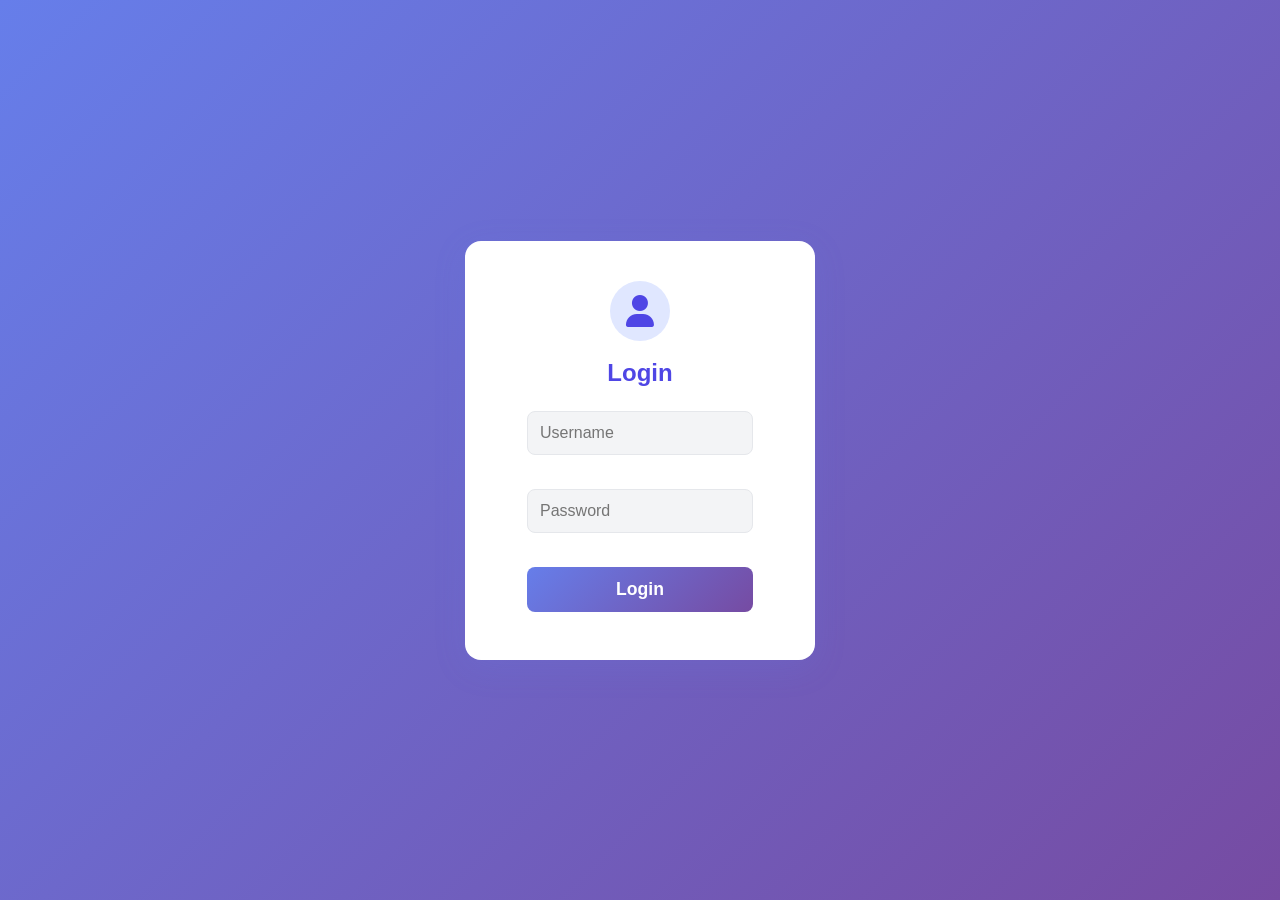
<file: login.html>
<!DOCTYPE html>
<html lang="en">
<head>
    <meta charset="UTF-8">
    <meta name="viewport" content="width=device-width, initial-scale=1.0">
    <title>Login | Modern Budget Tracker</title>
    <link rel="stylesheet" href="styles.css">
    <link href="https://cdnjs.cloudflare.com/ajax/libs/font-awesome/6.0.0/css/all.min.css" rel="stylesheet">
    <style>
        body { display: flex; align-items: center; justify-content: center; min-height: 100vh; background: linear-gradient(135deg, #667eea 0%, #764ba2 100%); }
        .login-container {
            background: #fff;
            padding: 40px 30px;
            border-radius: 16px;
            box-shadow: 0 8px 32px rgba(102, 126, 234, 0.15);
            max-width: 350px;
            width: 100%;
            text-align: center;
        }
        .login-container h2 {
            margin-bottom: 24px;
            color: #4f46e5;
        }
        .login-form {
            display: flex;
            flex-direction: column;
            gap: 18px;
        }
        .login-form input {
            padding: 12px;
            border-radius: 8px;
            border: 1px solid #e5e7eb;
            font-size: 1rem;
        }
        .login-btn {
            background: linear-gradient(135deg, #667eea, #764ba2);
            color: #fff;
            border: none;
            border-radius: 8px;
            padding: 12px;
            font-size: 1.1rem;
            font-weight: 600;
            cursor: pointer;
            transition: background 0.2s;
        }
        .login-btn:hover {
            background: linear-gradient(135deg, #764ba2, #667eea);
        }
        .login-avatar {
            width: 60px;
            height: 60px;
            border-radius: 50%;
            background: #e0e7ff;
            display: flex;
            align-items: center;
            justify-content: center;
            margin: 0 auto 18px auto;
            font-size: 2rem;
            color: #4f46e5;
        }
    </style>
</head>
<body>
    <div class="login-container">
        <div class="login-avatar"><i class="fas fa-user"></i></div>
        <h2>Login</h2>
        <form class="login-form" id="login-form">
            <input type="text" id="username" placeholder="Username" required>
            <input type="password" id="password" placeholder="Password" required>
            <button type="submit" class="login-btn">Login</button>
        </form>
    </div>
    <script>
        document.getElementById('login-form').addEventListener('submit', function(e) {
            e.preventDefault();
            const username = document.getElementById('username').value.trim();
            const password = document.getElementById('password').value.trim();
            if (!username || !password) return;
            // Save user info in localStorage (for demo, no real auth)
            localStorage.setItem('budget-user', JSON.stringify({ username }));
            window.location.href = 'dashboard.html';
        });
    </script>
</body>
</html>
</file>
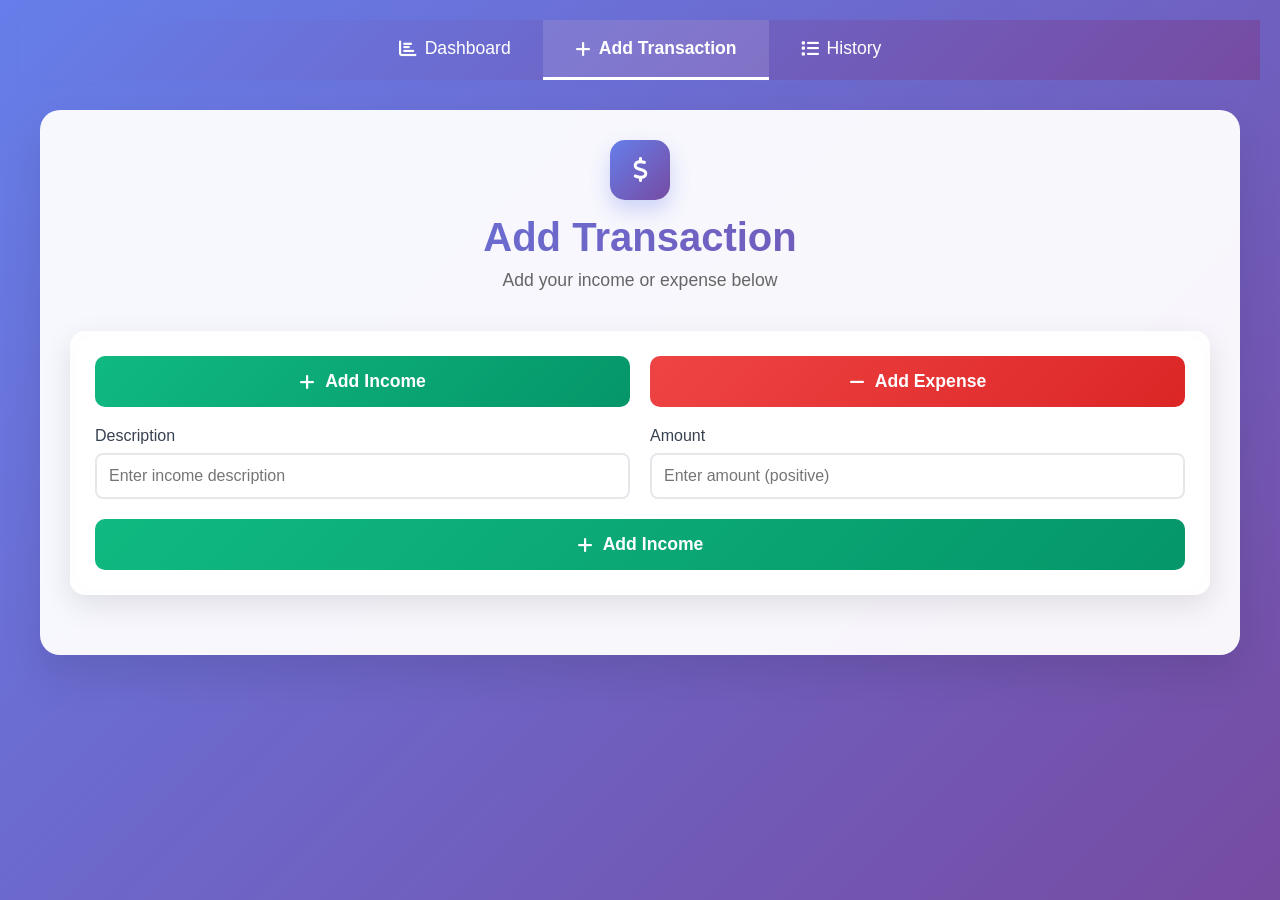
<file: budget-tracker/add.html>
<!DOCTYPE html>
<html lang="en">
<head>
    <meta charset="UTF-8">
    <meta name="viewport" content="width=device-width, initial-scale=1.0">
    <title>Add Transaction | Modern Budget Tracker</title>
    <link rel="stylesheet" href="styles.css">
    <link href="https://cdnjs.cloudflare.com/ajax/libs/font-awesome/6.0.0/css/all.min.css" rel="stylesheet">
</head>
<body>
    <nav class="navbar">
        <a href="dashboard.html" class="nav-link"><i class="fas fa-chart-bar"></i> Dashboard</a>
        <a href="add.html" class="nav-link active"><i class="fas fa-plus"></i> Add Transaction</a>
        <a href="history.html" class="nav-link"><i class="fas fa-list"></i> History</a>
    </nav>
    <div class="container">
        <div class="header">
            <div class="header-icon">
                <i class="fas fa-dollar-sign"></i>
            </div>
            <h1>Add Transaction</h1>
            <p class="subtitle">Add your income or expense below</p>
        </div>
        <div class="form-section">
            <div class="form-toggle-buttons">
                <button id="income-btn" class="add-btn income-toggle" type="button">
                    <i class="fas fa-plus"></i> Add Income
                </button>
                <button id="expense-btn" class="add-btn expense-toggle" type="button">
                    <i class="fas fa-minus"></i> Add Expense
                </button>
            </div>
            <form id="income-form" class="transaction-form" style="display:none;">
                <div class="form-grid">
                    <div class="form-group">
                        <label for="income-text">Description</label>
                        <input type="text" id="income-text" placeholder="Enter income description" required>
                    </div>
                    <div class="form-group">
                        <label for="income-amount">Amount</label>
                        <input type="number" id="income-amount" step="0.01" min="0.01" placeholder="Enter amount (positive)" required>
                    </div>
                </div>
                <button type="submit" class="add-btn income-btn">
                    <i class="fas fa-plus"></i> Add Income
                </button>
            </form>
            <form id="expense-form" class="transaction-form" style="display:none;">
                <div class="form-grid">
                    <div class="form-group">
                        <label for="expense-text">Description</label>
                        <input type="text" id="expense-text" placeholder="Enter expense description" required>
                    </div>
                    <div class="form-group">
                        <label for="expense-amount">Amount</label>
                        <input type="number" id="expense-amount" step="0.01" min="0.01" placeholder="Enter amount (positive)" required>
                    </div>
                </div>
                <button type="submit" class="add-btn expense-btn">
                    <i class="fas fa-minus"></i> Add Expense
                </button>
            </form>
        </div>
    </div>
    <script src="add.js"></script>
</body>
</html>
</file>
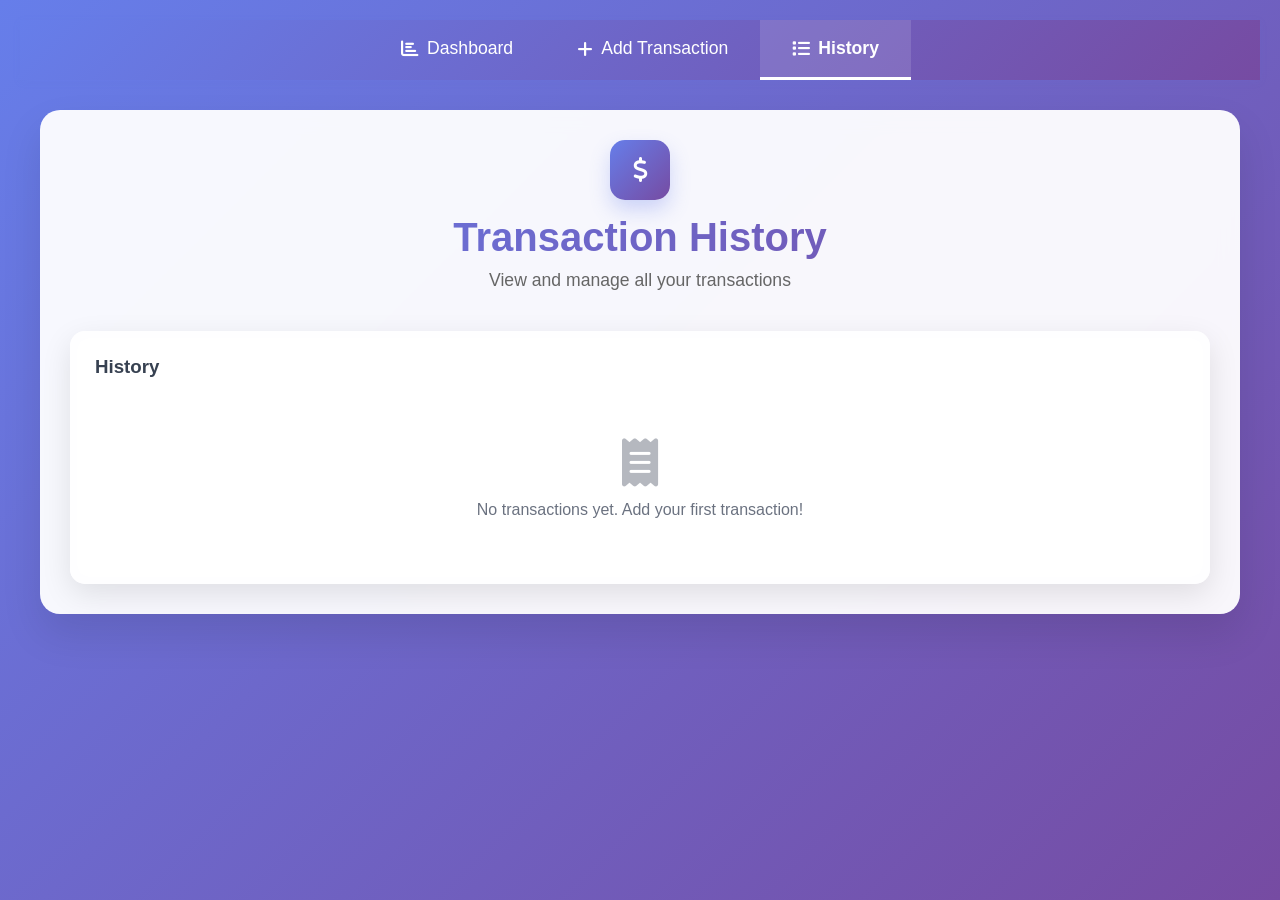
<file: budget-tracker/history.html>
<!DOCTYPE html>
<html lang="en">
<head>
    <meta charset="UTF-8">
    <meta name="viewport" content="width=device-width, initial-scale=1.0">
    <title>Transaction History | Modern Budget Tracker</title>
    <link rel="stylesheet" href="styles.css">
    <link href="https://cdnjs.cloudflare.com/ajax/libs/font-awesome/6.0.0/css/all.min.css" rel="stylesheet">
</head>
<body>
    <nav class="navbar">
        <a href="dashboard.html" class="nav-link"><i class="fas fa-chart-bar"></i> Dashboard</a>
        <a href="add.html" class="nav-link"><i class="fas fa-plus"></i> Add Transaction</a>
        <a href="history.html" class="nav-link active"><i class="fas fa-list"></i> History</a>
    </nav>
    <div class="container">
        <div class="header">
            <div class="header-icon">
                <i class="fas fa-dollar-sign"></i>
            </div>
            <h1>Transaction History</h1>
            <p class="subtitle">View and manage all your transactions</p>
        </div>
        <div class="history-section">
            <h3>History</h3>
            <div class="empty-state" id="empty-state">
                <i class="fas fa-receipt"></i>
                <p>No transactions yet. Add your first transaction!</p>
            </div>
            <ul id="list" class="transactions-list"></ul>
        </div>
    </div>
    <script src="history.js"></script>
</body>
</html>
</file>
<file: styles.css>
/* Reset and base */
* {
    margin: 0;
    padding: 0;
    box-sizing: border-box;
}
body {
    background: linear-gradient(135deg, #a5b4fc 0%, #f0abfc 100%);
    font-family: 'Segoe UI', Tahoma, Geneva, Verdana, sans-serif;
    min-height: 100vh;
    padding: 20px;
    color: var(--text);
    transition: background 0.4s, color 0.4s;
}

/* Navigation Bar */
.navbar {
    width: 100%;
    background: linear-gradient(135deg, #667eea, #764ba2);
    display: flex;
    justify-content: center;
    align-items: center;
    min-height: 60px;
    box-shadow: 0 2px 8px rgba(102, 126, 234, 0.08);
    margin-bottom: 30px;
    position: sticky;
    top: 0;
    z-index: 100;
}
.navbar .nav-link {
    color: #fff;
    text-decoration: none;
    font-size: 1.1rem;
    font-weight: 500;
    padding: 18px 32px;
    transition: background 0.2s, color 0.2s;
    border-bottom: 3px solid transparent;
    display: flex;
    align-items: center;
    gap: 8px;
}
.navbar .nav-link:hover {
    background: rgba(255,255,255,0.08);
    color: #e0e7ff;
}
.navbar .nav-link.active {
    background: rgba(255,255,255,0.12);
    color: #fff;
    border-bottom: 3px solid #fff;
    font-weight: 700;
}

/* User Profile in Nav */
.nav-profile {
    position: relative;
    margin-left: 24px;
    display: flex;
    align-items: center;
    cursor: pointer;
    user-select: none;
}
.profile-btn {
    display: flex;
    align-items: center;
    gap: 10px;
    padding: 8px 16px;
    border-radius: 8px;
    background: rgba(255,255,255,0.08);
    transition: background 0.2s;
}
.profile-btn:hover {
    background: rgba(255,255,255,0.18);
}
.profile-avatar {
    width: 32px;
    height: 32px;
    border-radius: 50%;
    background: #e0e7ff;
    color: #4f46e5;
    display: flex;
    align-items: center;
    justify-content: center;
    font-weight: 700;
    font-size: 1.1rem;
}
.profile-name {
    font-weight: 600;
    color: #fff;
    font-size: 1rem;
}
.profile-dropdown {
    display: none;
    position: absolute;
    right: 0;
    top: 48px;
    background: #fff;
    border-radius: 10px;
    box-shadow: 0 8px 32px rgba(102, 126, 234, 0.15);
    min-width: 140px;
    z-index: 100;
    padding: 10px 0;
}
.nav-profile.open .profile-dropdown {
    display: block;
}
.profile-dropdown button {
    width: 100%;
    background: none;
    border: none;
    color: #4f46e5;
    font-size: 1rem;
    font-weight: 600;
    padding: 10px 20px;
    text-align: left;
    cursor: pointer;
    transition: background 0.2s;
    border-radius: 8px;
}
.profile-dropdown button:hover {
    background: #f3f4f6;
    color: #ef4444;
}

/* Login/Register/Reset Forms */
.login-container {
    background: #fff;
    padding: 40px 30px;
    border-radius: 16px;
    box-shadow: 0 8px 32px rgba(102, 126, 234, 0.15);
    max-width: 350px;
    width: 100%;
    text-align: center;
    margin: 40px auto;
}
.login-container h2 {
    margin-bottom: 24px;
    color: #4f46e5;
}
.login-form {
    display: flex;
    flex-direction: column;
    gap: 18px;
}
.login-form input {
    padding: 12px;
    border-radius: 8px;
    border: 1px solid #e5e7eb;
    font-size: 1rem;
}
.login-btn {
    background: linear-gradient(135deg, #667eea, #764ba2);
    color: #fff;
    border: none;
    border-radius: 8px;
    padding: 12px;
    font-size: 1.1rem;
    font-weight: 600;
    cursor: pointer;
    transition: background 0.2s;
}
.login-btn:hover {
    background: linear-gradient(135deg, #764ba2, #667eea);
}
.login-avatar {
    width: 60px;
    height: 60px;
    border-radius: 50%;
    background: #e0e7ff;
    display: flex;
    align-items: center;
    justify-content: center;
    margin: 0 auto 18px auto;
    font-size: 2rem;
    color: #4f46e5;
}
.login-links {
    margin-top: 18px;
    text-align: center;
}
.login-links a {
    color: #4f46e5;
    text-decoration: none;
    font-weight: 500;
    margin: 0 6px;
    transition: color 0.2s;
}
.login-links a:hover {
    color: #764ba2;
    text-decoration: underline;
}

/* SPA Section Hide/Show */
/* .spa-section { display: none; } */
.spa-section:target, .spa-section.active {
    display: block;
}

/* Main Container */
.container {
    max-width: 1200px;
    margin: 0 auto;
    background: rgba(255, 255, 255, 0.95);
    backdrop-filter: blur(10px);
    border-radius: 20px;
    box-shadow: 0 20px 40px rgba(0, 0, 0, 0.1);
    padding: 30px;
    animation: fadeIn 0.8s ease-out;
}
@keyframes fadeIn {
    from { opacity: 0; transform: translateY(30px);}
    to { opacity: 1; transform: translateY(0);}
}

/* Header */
.header {
    text-align: center;
    margin-bottom: 40px;
}
.header-icon {
    display: inline-flex;
    align-items: center;
    justify-content: center;
    width: 60px;
    height: 60px;
    background: linear-gradient(135deg, #667eea, #764ba2);
    border-radius: 15px;
    margin-bottom: 15px;
    box-shadow: 0 10px 20px rgba(102, 126, 234, 0.3);
}
.header-icon i {
    font-size: 24px;
    color: white;
}
.header h1 {
    font-size: 2.5rem;
    background: linear-gradient(135deg, #667eea, #764ba2);
    -webkit-background-clip: text;
    -webkit-text-fill-color: transparent;
    background-clip: text;
    margin-bottom: 10px;
}
.subtitle {
    color: #666;
    font-size: 1.1rem;
}

/* Dashboard Cards */
.dashboard {
    display: grid;
    grid-template-columns: repeat(auto-fit, minmax(250px, 1fr));
    gap: 20px;
    margin-bottom: 30px;
}
.dashboard-card {
    background: var(--card-bg);
    box-shadow: var(--shadow);
    border-radius: var(--radius);
    padding: 1.5rem 1.2rem;
    display: flex;
    flex-direction: column;
    align-items: flex-start;
    min-width: 0;
    min-height: 110px;
    justify-content: center;
}
.card-header {
    display: flex;
    align-items: center;
    gap: 0.7rem;
    margin-bottom: 0.7rem;
    color: #444;
}
.card-header h4 {
    margin: 0;
    font-size: 1rem;
    font-weight: 600;
    color: #444;
}
.card-value {
    font-size: 1.3rem;
    font-weight: 700;
    margin-top: 0.2rem;
    color: #222;
}
.balance-card { background: linear-gradient(135deg, #10b981, #059669);}
.income-card { background: linear-gradient(135deg, #3b82f6, #1d4ed8);}
.expense-card { background: linear-gradient(135deg, #ef4444, #dc2626);}
.transactions-card { background: linear-gradient(135deg, #8b5cf6, #7c3aed);}

/* Charts Grid */
.charts-grid {
    display: grid;
    grid-template-columns: 1fr 1fr;
    gap: 30px;
    margin-bottom: 30px;
}
.chart-section, .summary-section {
    background: rgba(255, 255, 255, 0.8);
    backdrop-filter: blur(10px);
    padding: 25px;
    border-radius: 15px;
    box-shadow: 0 10px 30px rgba(0, 0, 0, 0.1);
}
.chart-section h3, .summary-section h3 {
    display: flex;
    align-items: center;
    gap: 10px;
    margin-bottom: 20px;
    color: #374151;
}
#barChart {
    display: block;
    background: #fff;
    border-radius: 12px;
    box-shadow: 0 2px 8px rgba(0,0,0,0.04);
    margin: 0 auto;
    max-width: 100%;
    height: 320px !important;
    max-height: 400px;
}

/* Summary Cards */
.summary-cards {
    display: flex;
    flex-direction: column;
    gap: 15px;
    margin-bottom: 20px;
}
.summary-card {
    padding: 20px;
    border-radius: 10px;
    border-left: 4px solid;
}
.income-summary { background: #f0fdf4; border-left-color: #10b981;}
.expense-summary { background: #fef2f2; border-left-color: #ef4444;}
.summary-header {
    display: flex;
    justify-content: space-between;
    align-items: center;
    margin-bottom: 10px;
}
.summary-header h4 { font-size: 1rem; color: #374151;}
.summary-amount { font-size: 1rem; font-weight: 600; margin: 0;}
.income-summary .summary-amount { color: #10b981;}
.expense-summary .summary-amount { color: #ef4444;}
.net-balance {
    text-align: center;
    padding-top: 20px;
    border-top: 1px solid #e5e7eb;
}
.balance-label { font-size: 0.9rem; color: #6b7280; margin-bottom: 5px;}
.balance-value { font-size: 2rem; font-weight: bold; color: #374151;}
.balance-value.positive { color: #10b981;}
.balance-value.negative { color: #ef4444; }

/* Add Transaction Forms */
.form-section {
    background: rgba(255, 255, 255, 0.8);
    backdrop-filter: blur(10px);
    padding: 25px;
    border-radius: 15px;
    box-shadow: 0 10px 30px rgba(0, 0, 0, 0.1);
    margin-bottom: 30px;
}
.form-section h3 {
    display: flex;
    align-items: center;
    gap: 10px;
    margin-bottom: 20px;
    color: #374151;
}
.form-toggle-buttons {
    display: flex;
    gap: 20px;
    justify-content: center;
    margin-bottom: 20px;
}
.income-toggle { background: linear-gradient(135deg, #10b981, #059669);}
.expense-toggle { background: linear-gradient(135deg, #ef4444, #dc2626);}
.income-btn { background: linear-gradient(135deg, #10b981, #059669);}
.expense-btn { background: linear-gradient(135deg, #ef4444, #dc2626);}
#income-form, #expense-form { margin-bottom: 0; }
.form-grid {
    display: grid;
    grid-template-columns: 1fr 1fr;
    gap: 20px;
    margin-bottom: 20px;
}
.form-group {
    display: flex;
    flex-direction: column;
    gap: 8px;
}
.form-group label {
    font-weight: 500;
    color: #374151;
}
.form-group input {
    padding: 12px;
    border: 2px solid #e5e7eb;
    border-radius: 8px;
    font-size: 1rem;
    transition: border-color 0.3s ease;
}
.form-group input:focus {
    outline: none;
    border-color: #667eea;
    box-shadow: 0 0 0 3px rgba(102, 126, 234, 0.1);
}
.input-currency-row {
    display: flex;
    align-items: center;
    gap: 8px;
}
.currency-select-inline {
    padding: 8px 10px;
    border-radius: 8px;
    border: 1px solid #e5e7eb;
    font-size: 1rem;
    background: #f9fafb;
    color: #4f46e5;
    font-weight: 600;
    outline: none;
    transition: box-shadow 0.2s;
    min-width: 90px;
}
.currency-select-inline:focus {
    box-shadow: 0 0 0 2px #a5b4fc;
}
.add-btn {
    width: 100%;
    padding: 15px;
    background: linear-gradient(135deg, #667eea, #764ba2);
    color: white;
    border: none;
    border-radius: 10px;
    font-size: 1.1rem;
    font-weight: 600;
    cursor: pointer;
    transition: all 0.3s ease;
    display: flex;
    align-items: center;
    justify-content: center;
    gap: 10px;
}
.add-btn:hover {
    transform: translateY(-2px);
    box-shadow: 0 10px 25px rgba(102, 126, 234, 0.3);
}

/* History Section */
.history-section {
    background: rgba(255, 255, 255, 0.8);
    backdrop-filter: blur(10px);
    padding: 25px;
    border-radius: 15px;
    box-shadow: 0 10px 30px rgba(0, 0, 0, 0.1);
}
.history-section h3 {
    margin-bottom: 20px;
    color: #374151;
}
.empty-state {
    text-align: center;
    padding: 40px 20px;
    color: #6b7280;
}
.empty-state i {
    font-size: 3rem;
    margin-bottom: 15px;
    opacity: 0.5;
}
.transactions-list {
    list-style: none;
    max-height: 400px;
    overflow-y: auto;
}
.transaction-item {
    display: flex;
    justify-content: space-between;
    align-items: center;
    padding: 15px;
    margin-bottom: 10px;
    border-radius: 10px;
    border-left: 4px solid;
    transition: all 0.3s ease;
    animation: slideIn 0.5s ease-out;
}
@keyframes slideIn {
    from { opacity: 0; transform: translateX(-20px);}
    to { opacity: 1; transform: translateX(0);}
}
.transaction-item:hover {
    box-shadow: 0 5px 15px rgba(0, 0, 0, 0.1);
}
.transaction-item.plus { background: #f0fdf4; border-left-color: #10b981;}
.transaction-item.minus { background: #fef2f2; border-left-color: #ef4444;}
.transaction-details { flex: 1; }
.transaction-description {
    font-weight: 600;
    color: #222;
    font-size: 1rem;
}
.transaction-date {
    font-size: 0.92rem;
    color: #888;
}
.transaction-amount { display: flex; align-items: center; gap: 10px;}
.amount-value {
    font-size: 1rem;
    font-weight: 600;
}
.amount-value.plus { color: #10b981;}
.amount-value.minus { color: #ef4444;}
.delete-btn {
    background: #ef4444;
    color: white;
    border: none;
    width: 30px;
    height: 30px;
    border-radius: 50%;
    cursor: pointer;
    display: flex;
    align-items: center;
    justify-content: center;
    transition: all 0.3s ease;
}
.delete-btn:hover {
    background: #dc2626;
    transform: scale(1.1);
}

/* Toast Notifications */
.toast-content {
    display: flex;
    align-items: center;
    gap: 10px;
}
@keyframes slideInRight {
    from { transform: translateX(100%); opacity: 0; }
    to { transform: translateX(0); opacity: 1; }
}
@keyframes slideOutRight {
    from { transform: translateX(0); opacity: 1; }
    to { transform: translateX(100%); opacity: 0; }
}

/* Responsive Design */
@media (max-width: 768px) {
    .container { padding: 20px; margin: 10px;}
    .header h1 { font-size: 2rem;}
    .dashboard { grid-template-columns: repeat(2, 1fr); gap: 15px;}
    .charts-grid { grid-template-columns: 1fr; gap: 20px;}
    .form-grid { grid-template-columns: 1fr; gap: 15px;}
    .dashboard-card { padding: 20px;}
    .card-value { font-size: 1.5rem;}
}
@media (max-width: 480px) {
    .dashboard { grid-template-columns: 1fr;}
    .summary-cards { gap: 10px;}
    .transaction-item { flex-direction: column; align-items: flex-start; gap: 10px;}
    .transaction-amount { width: 100%; justify-content: space-between;}
    .nav-profile { margin-left: 0; margin-top: 10px;}
}

:root {
    --primary: #6366f1;
    --primary-dark: #4338ca;
    --accent: #06b6d4;
    --success: #22c55e;
    --danger: #ef4444;
    --warning: #f59e42;
    --bg: #f8fafc;
    --card-bg: #fff;
    --card-bg-gradient: linear-gradient(135deg, #f8fafc 60%, #e0e7ff 100%);
    --shadow: 0 4px 24px rgba(0,0,0,0.07);
    --radius: 18px;
    --font: 'Inter', 'Segoe UI', 'Roboto', Arial, sans-serif;
    --text: #222;
    --text-light: #444;
    --input-bg: #f3f4f6;
    --input-border: #e5e7eb;
    --input-focus: #6366f1;
}
html, body {
    height: 100%;
    margin: 0;
    padding: 0;
    font-family: var(--font);
    background: linear-gradient(135deg, #a5b4fc 0%, #f0abfc 100%);
    min-height: 100vh;
    color: var(--text);
}
body {
    min-height: 100vh;
    margin: 0;
    padding: 0;
}
.navbar {
    position: sticky;
    top: 0;
    z-index: 100;
    background: var(--primary);
    color: #fff;
    display: flex;
    align-items: center;
    padding: 0 2rem;
    height: 60px;
    box-shadow: var(--shadow);
    border-bottom-left-radius: var(--radius);
    border-bottom-right-radius: var(--radius);
}
.nav-link {
    color: #fff;
    text-decoration: none;
    margin-right: 2rem;
    font-weight: 500;
    font-size: 1.1rem;
    transition: color 0.2s;
    display: flex;
    align-items: center;
    gap: 0.5rem;
}
.nav-link.active, .nav-link:hover {
    color: var(--accent);
}
.nav-profile {
    margin-left: auto;
    display: flex;
    align-items: center;
    position: relative;
}
.profile-btn {
    display: flex;
    align-items: center;
    gap: 0.5rem;
    cursor: pointer;
    background: rgba(255,255,255,0.08);
    padding: 0.4rem 1rem;
    border-radius: var(--radius);
    font-weight: 500;
}
.profile-avatar {
    background: var(--accent);
    color: #fff;
    border-radius: 50%;
    width: 2rem;
    height: 2rem;
    display: flex;
    align-items: center;
    justify-content: center;
    font-size: 1.1rem;
    font-weight: bold;
}
.profile-dropdown {
    display: none;
    position: absolute;
    right: 0;
    top: 110%;
    background: #fff;
    color: #222;
    border-radius: var(--radius);
    box-shadow: var(--shadow);
    min-width: 160px;
    padding: 0.5rem 0;
}
.nav-profile.open .profile-dropdown {
    display: block;
}
.spa-section {
    display: none;
    width: 100%;
    min-height: calc(100vh - 60px);
    align-items: center;
    justify-content: center;
    padding: 0;
    box-sizing: border-box;
}
.spa-section.active {
    display: flex !important;
}
#spa-main {
    width: 100%;
    min-height: 80vh;
    display: flex;
    flex-direction: column;
    align-items: center;
    justify-content: flex-start;
}
.login-container {
    background: var(--card-bg);
    box-shadow: var(--shadow);
    border-radius: var(--radius);
    padding: 2.5rem 2rem 2rem 2rem;
    min-width: 320px;
    max-width: 350px;
    margin: 2rem auto;
    display: flex;
    flex-direction: column;
    align-items: center;
}
.login-avatar {
    background: var(--primary);
    color: #fff;
    border-radius: 50%;
    width: 3.5rem;
    height: 3.5rem;
    display: flex;
    align-items: center;
    justify-content: center;
    font-size: 2rem;
    margin-bottom: 1rem;
}
.login-form input {
    width: 100%;
    padding: 0.7rem 1rem;
    margin-bottom: 1rem;
    border: 1px solid #e5e7eb;
    border-radius: var(--radius);
    font-size: 1rem;
    background: #f3f4f6;
    transition: border 0.2s;
}
.login-form input:focus {
    border: 1.5px solid var(--primary);
    outline: none;
}
.login-btn {
    width: 100%;
    padding: 0.7rem 1rem;
    background: linear-gradient(90deg, var(--primary), var(--accent));
    color: #fff;
    border: none;
    border-radius: var(--radius);
    font-size: 1.1rem;
    font-weight: 600;
    cursor: pointer;
    margin-bottom: 0.5rem;
    transition: background 0.2s;
}
.login-btn:hover {
    background: linear-gradient(90deg, var(--primary-dark), var(--accent));
}
.login-links {
    margin-top: 0.5rem;
    font-size: 0.97rem;
    color: var(--primary-dark);
}
.dashboard-main-container {
    width: 100%;
    max-width: 1100px;
    margin: 1.2rem auto 0 auto;
    display: flex;
    flex-direction: column;
    align-items: center;
    padding: 0 1rem 2rem 1rem;
    min-height: calc(100vh - 100px);
}
.dashboard-header {
    text-align: center;
    margin-bottom: 1.2rem;
    margin-top: 0.5rem;
}
.header-icon {
    background: var(--accent);
    color: #fff;
    border-radius: 50%;
    width: 3rem;
    height: 3rem;
    display: flex;
    align-items: center;
    justify-content: center;
    font-size: 1.5rem;
    margin: 0 auto 1rem auto;
}
.dashboard-grid {
    display: grid;
    grid-template-columns: repeat(auto-fit, minmax(220px, 1fr));
    gap: 1.5rem;
    width: 100%;
    margin-bottom: 1.2rem;
}
.dashboard-card {
    background: var(--card-bg);
    box-shadow: var(--shadow);
    border-radius: var(--radius);
    padding: 1.5rem 1.2rem;
    display: flex;
    flex-direction: column;
    align-items: flex-start;
    min-width: 0;
    min-height: 110px;
    justify-content: center;
}
.card-header {
    display: flex;
    align-items: center;
    gap: 0.7rem;
    margin-bottom: 0.7rem;
    color: #444;
}
.card-header h4 {
    margin: 0;
    font-size: 1rem;
    font-weight: 600;
    color: #444;
}
.card-value {
    font-size: 1.3rem;
    font-weight: 700;
    margin-top: 0.2rem;
    color: #222;
}
.balance-card { border-left: 6px solid var(--success); }
.income-card { border-left: 6px solid var(--primary); }
.expense-card { border-left: 6px solid var(--danger); }
.transactions-card { border-left: 6px solid var(--accent); }
.dashboard-charts-row {
    display: flex;
    flex-wrap: wrap;
    gap: 2rem;
    width: 100%;
    justify-content: space-between;
    margin-bottom: 0.5rem;
}
.chart-section {
    background: var(--card-bg);
    box-shadow: var(--shadow);
    border-radius: var(--radius);
    padding: 1.5rem 1.2rem;
    flex: 2 1 340px;
    min-width: 320px;
    margin-bottom: 2rem;
    display: flex;
    flex-direction: column;
    align-items: flex-start;
    min-height: 380px;
    padding-bottom: 1.5rem;
}
.summary-section {
    background: var(--card-bg);
    box-shadow: var(--shadow);
    border-radius: var(--radius);
    padding: 1.5rem 1.2rem;
    flex: 1 1 260px;
    min-width: 220px;
    margin-bottom: 2rem;
    display: flex;
    flex-direction: column;
    align-items: flex-start;
}
.summary-cards {
    display: flex;
    gap: 1rem;
    width: 100%;
    margin-bottom: 1rem;
}
.summary-card {
    background: #f3f4f6;
    border-radius: var(--radius);
    padding: 1rem 1rem 0.7rem 1rem;
    flex: 1 1 0;
    display: flex;
    flex-direction: column;
    align-items: flex-start;
}
.summary-header {
    display: flex;
    align-items: center;
    gap: 0.5rem;
    margin-bottom: 0.5rem;
}
.summary-amount {
    font-size: 1rem;
    font-weight: 600;
    margin: 0;
}
.net-balance {
    margin-top: 1rem;
    width: 100%;
    text-align: left;
}
.balance-label {
    font-size: 1rem;
    color: #888;
    margin-bottom: 0.2rem;
}
.balance-value {
    font-size: 1.5rem;
    font-weight: 700;
}
.balance-value.positive { color: var(--success); }
.balance-value.negative { color: var(--danger); }
#barChart {
    display: block;
    background: #fff;
    border-radius: 12px;
    box-shadow: 0 2px 8px rgba(0,0,0,0.04);
    margin: 0 auto;
    max-width: 100%;
    height: 320px !important;
    max-height: 400px;
}
@media (max-width: 900px) {
    .dashboard-charts-row {
        flex-direction: column;
        gap: 1.2rem;
    }
    .dashboard-main-container {
        padding: 0 1rem;
    }
}
@media (max-width: 600px) {
    .dashboard-grid {
        grid-template-columns: 1fr;
        gap: 1rem;
    }
    .dashboard-main-container {
        padding: 0 0.5rem;
    }
    .dashboard-header h1 {
        font-size: 1.5rem;
    }
    .dashboard-header .subtitle {
        font-size: 1rem;
    }
}

/* Add Transaction Section Modernization */
#add-section .container {
    background: var(--card-bg);
    box-shadow: var(--shadow);
    border-radius: var(--radius);
    padding: 2rem 1.5rem;
    max-width: 600px;
    margin: 2rem auto;
}
#add-section .header {
    text-align: center;
    margin-bottom: 1.5rem;
}
#add-section .form-section {
    width: 100%;
}
.form-toggle-buttons {
    display: flex;
    gap: 1rem;
    margin-bottom: 1.5rem;
    justify-content: center;
}
.add-btn {
    padding: 0.7rem 1.5rem;
    border: none;
    border-radius: var(--radius);
    font-size: 1rem;
    font-weight: 600;
    cursor: pointer;
    background: #f3f4f6;
    color: var(--primary);
    transition: background 0.2s, color 0.2s;
}
.add-btn.active, .add-btn:hover {
    background: var(--primary);
    color: #fff;
}
.transaction-form {
    background: #f8fafc;
    border-radius: var(--radius);
    padding: 1.2rem 1rem;
    margin-bottom: 1rem;
    box-shadow: 0 2px 8px rgba(0,0,0,0.04);
}
.form-grid {
    display: flex;
    gap: 1rem;
    flex-wrap: wrap;
}
.form-group {
    flex: 1 1 180px;
    display: flex;
    flex-direction: column;
    margin-bottom: 1rem;
}
.form-group label {
    font-size: 1rem;
    font-weight: 500;
    margin-bottom: 0.4rem;
    color: #555;
}
.input-currency-row {
    display: flex;
    gap: 0.5rem;
    align-items: center;
}
.currency-select-inline {
    padding: 0.5rem 0.7rem;
    border-radius: var(--radius);
    border: 1px solid #e5e7eb;
    background: #fff;
    font-size: 1rem;
}
.add-btn.income-btn {
    background: var(--success);
    color: #fff;
    margin-top: 0.5rem;
}
.add-btn.expense-btn {
    background: var(--danger);
    color: #fff;
    margin-top: 0.5rem;
}

/* History Section Modernization */
#history-section .container {
    background: var(--card-bg);
    box-shadow: var(--shadow);
    border-radius: var(--radius);
    padding: 2rem 1.5rem;
    max-width: 700px;
    margin: 2rem auto;
}
#history-section .header {
    text-align: center;
    margin-bottom: 1.5rem;
}
#history-section .transaction-list {
    list-style: none;
    padding: 0;
    margin: 0;
}
.transaction-item {
    background: #f8fafc;
    border-radius: var(--radius);
    box-shadow: 0 2px 8px rgba(0,0,0,0.04);
    margin-bottom: 1rem;
    padding: 1rem 1.2rem;
    display: flex;
    justify-content: space-between;
    align-items: center;
    transition: box-shadow 0.2s;
}
.transaction-item.plus {
    border-left: 5px solid var(--success);
}
.transaction-item.minus {
    border-left: 5px solid var(--danger);
}
.transaction-details {
    display: flex;
    flex-direction: column;
    gap: 0.2rem;
}
.transaction-description {
    font-weight: 600;
    color: #222;
    font-size: 1rem;
}
.transaction-date {
    font-size: 0.92rem;
    color: #888;
}
.transaction-amount {
    display: flex;
    align-items: center;
    gap: 0.7rem;
}
.amount-value {
    font-size: 1rem;
    font-weight: 600;
}
.amount-value.plus { color: var(--success); }
.amount-value.minus { color: var(--danger); }
.delete-btn {
    background: none;
    border: none;
    color: #888;
    font-size: 1.1rem;
    cursor: pointer;
    transition: color 0.2s;
}
.delete-btn:hover {
    color: var(--danger);
}
#empty-state {
    text-align: center;
    color: #888;
    font-size: 1.1rem;
    margin-top: 2rem;
}
@media (max-width: 700px) {
    #add-section .container, #history-section .container {
        padding: 1rem 0.5rem;
    }
}

/* Dark mode styles */
body.dark-mode {
    background: #181a2a;
    --bg: #181a2a;
    --card-bg: #232946;
    --card-bg-gradient: linear-gradient(135deg, #232946 60%, #35377a 100%);
    --shadow: 0 4px 24px rgba(0,0,0,0.25);
    --text: #f4f4f4;
    --text-light: #b8b8d1;
    --input-bg: #232946;
    --input-border: #35377a;
    --input-focus: #06b6d4;
}
body.dark-mode .navbar {
    background: #232946;
    color: #f4f4f4;
}
body.dark-mode .nav-link {
    color: #f4f4f4;
}
body.dark-mode .nav-link.active, body.dark-mode .nav-link:hover {
    color: var(--accent);
}
body.dark-mode .nav-profile, body.dark-mode .profile-dropdown {
    background: #181a2a;
    color: #f4f4f4;
}
body.dark-mode .dashboard-card, body.dark-mode .summary-section, body.dark-mode .chart-section, body.dark-mode .login-container, body.dark-mode #add-section .container, body.dark-mode #history-section .container {
    background: var(--card-bg-gradient);
    color: var(--text);
    box-shadow: var(--shadow);
}
body.dark-mode .summary-card, body.dark-mode .transaction-item {
    background: #232946;
    color: #f4f4f4;
}
body.dark-mode .transaction-description {
    color: #f4f4f4;
}
body.dark-mode .transaction-date {
    color: #b8b8d1;
}
body.dark-mode .form-group label {
    color: #b8b8d1;
}
body.dark-mode .add-btn, body.dark-mode .currency-select-inline, body.dark-mode .login-btn {
    background: #35377a;
    color: #f4f4f4;
    border: 1px solid #35377a;
}
body.dark-mode .add-btn.active, body.dark-mode .add-btn:hover, body.dark-mode .login-btn:hover {
    background: var(--primary);
    color: #fff;
}
body.dark-mode .transaction-form {
    background: #232946;
    color: #f4f4f4;
}
body.dark-mode input, body.dark-mode select {
    background: #232946;
    color: #f4f4f4;
    border: 1px solid #35377a;
}
body.dark-mode input:focus, body.dark-mode select:focus {
    border: 1.5px solid var(--accent);
}
body.dark-mode .toast {
    color: #fff;
}
body.dark-mode #dark-mode-toggle {
    color: #f4f4f4;
    background: #232946;
}
body.dark-mode #dark-mode-toggle:hover {
    background: var(--primary-dark);
    color: #fff;
}

/* Animation styles */
.dashboard-card, .summary-section, .chart-section, .login-container, #add-section .container, #history-section .container {
    transition: background 0.4s, color 0.4s, box-shadow 0.3s;
    animation: fadeInUp 0.7s cubic-bezier(0.23, 1, 0.32, 1);
}
.spa-section.active {
    animation: fadeIn 0.7s cubic-bezier(0.23, 1, 0.32, 1);
}
@keyframes fadeInUp {
    from { opacity: 0; transform: translateY(30px); }
    to { opacity: 1; transform: translateY(0); }
}
@keyframes fadeIn {
    from { opacity: 0; }
    to { opacity: 1; }
}

#dark-mode-toggle {
    background: transparent;
    border: none;
    color: #fff;
    font-size: 1.3rem;
    margin-left: 1rem;
    cursor: pointer;
    padding: 0.3rem 0.7rem;
    border-radius: 50%;
}
#dark-mode-toggle:focus {
    outline: 2px solid var(--accent);
}

.modal {
    display: flex;
    position: fixed;
    z-index: 1001;
    left: 0;
    top: 0;
    width: 100vw;
    height: 100vh;
    overflow: auto;
    background: rgba(0,0,0,0.35);
    align-items: center;
    justify-content: center;
}
.modal-content {
    background: var(--card-bg);
    color: var(--text);
    margin: auto;
    padding: 2rem 2.5rem 2rem 2.5rem;
    border-radius: var(--radius);
    box-shadow: var(--shadow);
    min-width: 320px;
    max-width: 95vw;
    position: relative;
    display: flex;
    flex-direction: column;
    align-items: center;
}
.close {
    position: absolute;
    top: 1rem;
    right: 1.5rem;
    color: #888;
    font-size: 2rem;
    font-weight: bold;
    cursor: pointer;
    transition: color 0.2s;
}
.close:hover {
    color: var(--danger);
}

.category-badge {
    display: inline-block;
    background: #e0e7ff;
    color: #4338ca;
    font-size: 0.85rem;
    font-weight: 500;
    border-radius: 8px;
    padding: 0.1rem 0.5rem;
    margin-left: 0.5rem;
    margin-right: 0.2rem;
}
.tags-badge {
    display: inline-block;
    margin-left: 0.2rem;
}
.tag {
    display: inline-block;
    background: #f3f4f6;
    color: #6366f1;
    font-size: 0.8rem;
    border-radius: 6px;
    padding: 0.08rem 0.4rem;
    margin-right: 0.15rem;
    margin-left: 0.1rem;
}
body.dark-mode .category-badge {
    background: #35377a;
    color: #a5b4fc;
}
body.dark-mode .tag {
    background: #232946;
    color: #a5b4fc;
}
</file>
<file: budget-tracker/styles.css>
* {
    margin: 0;
    padding: 0;
    box-sizing: border-box;
}

body {
    background: linear-gradient(135deg, #667eea 0%, #764ba2 100%);
    font-family: 'Segoe UI', Tahoma, Geneva, Verdana, sans-serif;
    min-height: 100vh;
    padding: 20px;
}

.container {
    max-width: 1200px;
    margin: 0 auto;
    background: rgba(255, 255, 255, 0.95);
    backdrop-filter: blur(10px);
    border-radius: 20px;
    box-shadow: 0 20px 40px rgba(0, 0, 0, 0.1);
    padding: 30px;
    animation: fadeIn 0.8s ease-out;
}

@keyframes fadeIn {
    from {
        opacity: 0;
        transform: translateY(30px);
    }
    to {
        opacity: 1;
        transform: translateY(0);
    }
}

/* Header */
.header {
    text-align: center;
    margin-bottom: 40px;
}

.header-icon {
    display: inline-flex;
    align-items: center;
    justify-content: center;
    width: 60px;
    height: 60px;
    background: linear-gradient(135deg, #667eea, #764ba2);
    border-radius: 15px;
    margin-bottom: 15px;
    box-shadow: 0 10px 20px rgba(102, 126, 234, 0.3);
}

.header-icon i {
    font-size: 24px;
    color: white;
}

.header h1 {
    font-size: 2.5rem;
    background: linear-gradient(135deg, #667eea, #764ba2);
    -webkit-background-clip: text;
    -webkit-text-fill-color: transparent;
    background-clip: text;
    margin-bottom: 10px;
}

.subtitle {
    color: #666;
    font-size: 1.1rem;
}

/* Dashboard Cards */
.dashboard {
    display: grid;
    grid-template-columns: repeat(auto-fit, minmax(250px, 1fr));
    gap: 20px;
    margin-bottom: 30px;
}

.dashboard-card {
    padding: 25px;
    border-radius: 15px;
    color: white;
    box-shadow: 0 10px 30px rgba(0, 0, 0, 0.15);
    transition: transform 0.3s ease, box-shadow 0.3s ease;
}

.dashboard-card:hover {
    transform: translateY(-5px);
    box-shadow: 0 15px 40px rgba(0, 0, 0, 0.2);
}

.balance-card {
    background: linear-gradient(135deg, #10b981, #059669);
}

.income-card {
    background: linear-gradient(135deg, #3b82f6, #1d4ed8);
}

.expense-card {
    background: linear-gradient(135deg, #ef4444, #dc2626);
}

.transactions-card {
    background: linear-gradient(135deg, #8b5cf6, #7c3aed);
}

.card-header {
    display: flex;
    justify-content: space-between;
    align-items: center;
    margin-bottom: 10px;
}

.card-header h4 {
    font-size: 0.9rem;
    opacity: 0.9;
    font-weight: 500;
}

.card-header i {
    opacity: 0.9;
}

.card-value {
    font-size: 1.8rem;
    font-weight: bold;
}

/* Charts Grid */
.charts-grid {
    display: grid;
    grid-template-columns: 1fr 1fr;
    gap: 30px;
    margin-bottom: 30px;
}

.chart-section, .summary-section {
    background: rgba(255, 255, 255, 0.8);
    backdrop-filter: blur(10px);
    padding: 25px;
    border-radius: 15px;
    box-shadow: 0 10px 30px rgba(0, 0, 0, 0.1);
}

.chart-section h3, .summary-section h3 {
    display: flex;
    align-items: center;
    gap: 10px;
    margin-bottom: 20px;
    color: #374151;
}

.chart-section {
    min-height: 320px;
    height: 320px;
    max-height: 400px;
    display: flex;
    flex-direction: column;
    justify-content: center;
}

#barChart {
    height: 280px !important;
    max-height: 320px;
}

/* Summary Cards */
.summary-cards {
    display: flex;
    flex-direction: column;
    gap: 15px;
    margin-bottom: 20px;
}

.summary-card {
    padding: 20px;
    border-radius: 10px;
    border-left: 4px solid;
}

.income-summary {
    background: #f0fdf4;
    border-left-color: #10b981;
}

.expense-summary {
    background: #fef2f2;
    border-left-color: #ef4444;
}

.summary-header {
    display: flex;
    justify-content: space-between;
    align-items: center;
    margin-bottom: 10px;
}

.summary-header h4 {
    font-size: 1rem;
    color: #374151;
}

.summary-amount {
    font-size: 1.5rem;
    font-weight: bold;
}

.income-summary .summary-amount {
    color: #10b981;
}

.expense-summary .summary-amount {
    color: #ef4444;
}

.net-balance {
    text-align: center;
    padding-top: 20px;
    border-top: 1px solid #e5e7eb;
}

.balance-label {
    font-size: 0.9rem;
    color: #6b7280;
    margin-bottom: 5px;
}

.balance-value {
    font-size: 2rem;
    font-weight: bold;
    color: #374151;
}

.balance-value.positive {
    color: #10b981;
}

.balance-value.negative {
    color: #ef4444;
}

/* Form Section */
.form-section {
    background: rgba(255, 255, 255, 0.8);
    backdrop-filter: blur(10px);
    padding: 25px;
    border-radius: 15px;
    box-shadow: 0 10px 30px rgba(0, 0, 0, 0.1);
    margin-bottom: 30px;
}

.form-section h3 {
    display: flex;
    align-items: center;
    gap: 10px;
    margin-bottom: 20px;
    color: #374151;
}

.form-grid {
    display: grid;
    grid-template-columns: 1fr 1fr;
    gap: 20px;
    margin-bottom: 20px;
}

.form-group {
    display: flex;
    flex-direction: column;
    gap: 8px;
}

.form-group label {
    font-weight: 500;
    color: #374151;
}

.form-group input {
    padding: 12px;
    border: 2px solid #e5e7eb;
    border-radius: 8px;
    font-size: 1rem;
    transition: border-color 0.3s ease;
}

.form-group input:focus {
    outline: none;
    border-color: #667eea;
    box-shadow: 0 0 0 3px rgba(102, 126, 234, 0.1);
}

.add-btn {
    width: 100%;
    padding: 15px;
    background: linear-gradient(135deg, #667eea, #764ba2);
    color: white;
    border: none;
    border-radius: 10px;
    font-size: 1.1rem;
    font-weight: 600;
    cursor: pointer;
    transition: all 0.3s ease;
    display: flex;
    align-items: center;
    justify-content: center;
    gap: 10px;
}

.add-btn:hover {
    transform: translateY(-2px);
    box-shadow: 0 10px 25px rgba(102, 126, 234, 0.3);
}

/* History Section */
.history-section {
    background: rgba(255, 255, 255, 0.8);
    backdrop-filter: blur(10px);
    padding: 25px;
    border-radius: 15px;
    box-shadow: 0 10px 30px rgba(0, 0, 0, 0.1);
}

.history-section h3 {
    margin-bottom: 20px;
    color: #374151;
}

.empty-state {
    text-align: center;
    padding: 40px 20px;
    color: #6b7280;
}

.empty-state i {
    font-size: 3rem;
    margin-bottom: 15px;
    opacity: 0.5;
}

.transactions-list {
    list-style: none;
    max-height: 400px;
    overflow-y: auto;
}

.transaction-item {
    display: flex;
    justify-content: space-between;
    align-items: center;
    padding: 15px;
    margin-bottom: 10px;
    border-radius: 10px;
    border-left: 4px solid;
    transition: all 0.3s ease;
    animation: slideIn 0.5s ease-out;
}

@keyframes slideIn {
    from {
        opacity: 0;
        transform: translateX(-20px);
    }
    to {
        opacity: 1;
        transform: translateX(0);
    }
}

.transaction-item:hover {
    box-shadow: 0 5px 15px rgba(0, 0, 0, 0.1);
}

.transaction-item.plus {
    background: #f0fdf4;
    border-left-color: #10b981;
}

.transaction-item.minus {
    background: #fef2f2;
    border-left-color: #ef4444;
}

.transaction-details {
    flex: 1;
}

.transaction-description {
    font-weight: 600;
    color: #374151;
    margin-bottom: 5px;
}

.transaction-date {
    font-size: 0.8rem;
    color: #6b7280;
}

.transaction-amount {
    display: flex;
    align-items: center;
    gap: 10px;
}

.amount-value {
    font-size: 1.1rem;
    font-weight: bold;
}

.amount-value.plus {
    color: #10b981;
}

.amount-value.minus {
    color: #ef4444;
}

.delete-btn {
    background: #ef4444;
    color: white;
    border: none;
    width: 30px;
    height: 30px;
    border-radius: 50%;
    cursor: pointer;
    display: flex;
    align-items: center;
    justify-content: center;
    transition: all 0.3s ease;
}

.delete-btn:hover {
    background: #dc2626;
    transform: scale(1.1);
}

/* Responsive Design */
@media (max-width: 768px) {
    .container {
        padding: 20px;
        margin: 10px;
    }
    
    .header h1 {
        font-size: 2rem;
    }
    
    .dashboard {
        grid-template-columns: repeat(2, 1fr);
        gap: 15px;
    }
    
    .charts-grid {
        grid-template-columns: 1fr;
        gap: 20px;
    }
    
    .form-grid {
        grid-template-columns: 1fr;
        gap: 15px;
    }
    
    .dashboard-card {
        padding: 20px;
    }
    
    .card-value {
        font-size: 1.5rem;
    }
}

@media (max-width: 480px) {
    .dashboard {
        grid-template-columns: 1fr;
    }
    
    .summary-cards {
        gap: 10px;
    }
    
    .transaction-item {
        flex-direction: column;
        align-items: flex-start;
        gap: 10px;
    }
    
    .transaction-amount {
        width: 100%;
        justify-content: space-between;
    }
}

.form-toggle-buttons {
    display: flex;
    gap: 20px;
    justify-content: center;
    margin-bottom: 20px;
}
.income-toggle {
    background: linear-gradient(135deg, #10b981, #059669);
}
.expense-toggle {
    background: linear-gradient(135deg, #ef4444, #dc2626);
}
.income-btn {
    background: linear-gradient(135deg, #10b981, #059669);
}
.expense-btn {
    background: linear-gradient(135deg, #ef4444, #dc2626);
}
#income-form, #expense-form {
    margin-bottom: 0;
}

.navbar {
    width: 100%;
    background: linear-gradient(135deg, #667eea, #764ba2);
    display: flex;
    justify-content: center;
    align-items: center;
    padding: 0 0 0 0;
    min-height: 60px;
    box-shadow: 0 2px 8px rgba(102, 126, 234, 0.08);
    margin-bottom: 30px;
    position: sticky;
    top: 0;
    z-index: 100;
}

.navbar .nav-link {
    color: #fff;
    text-decoration: none;
    font-size: 1.1rem;
    font-weight: 500;
    padding: 18px 32px;
    transition: background 0.2s, color 0.2s;
    border-bottom: 3px solid transparent;
    display: flex;
    align-items: center;
    gap: 8px;
}

.navbar .nav-link:hover {
    background: rgba(255,255,255,0.08);
    color: #e0e7ff;
}

.navbar .nav-link.active {
    background: rgba(255,255,255,0.12);
    color: #fff;
    border-bottom: 3px solid #fff;
    font-weight: 700;
}

@media (max-width: 600px) {
    .navbar {
        flex-direction: column;
        padding: 0;
    }
    .navbar .nav-link {
        width: 100%;
        justify-content: center;
        padding: 14px 0;
        font-size: 1rem;
    }
}
</file>
